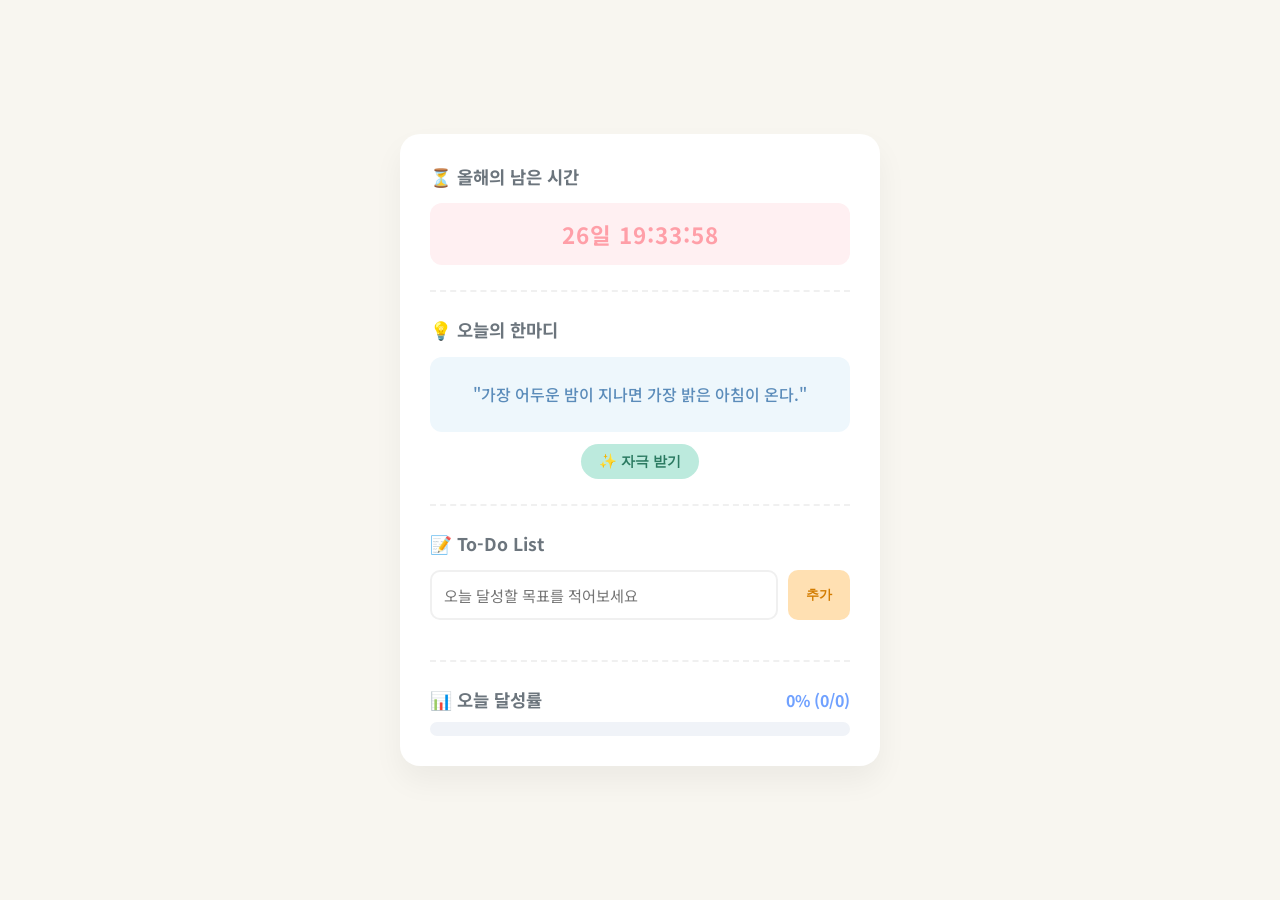
<file: sun01.html>
<!DOCTYPE html>
<html lang="ko">
<head>
    <meta charset="UTF-8">
    <meta name="viewport" content="width=device-width, initial-scale=1.0">
    <title>목표 달성 스터디 플래너</title>
    <style>
        @import url('https://fonts.googleapis.com/css2?family=Noto+Sans+KR:wght@300;400;500;700&display=swap');

        /* 전체 배경 및 폰트 설정 */
        body {
            font-family: 'Noto Sans KR', sans-serif;
            background-color: #f8f6f0; 
            display: flex;
            justify-content: center;
            align-items: center;
            min-height: 100vh;
            margin: 0;
            color: #4a4a4a;
        }

        /* 플래너 메인 컨테이너 */
        .planner-container {
            background-color: #ffffff;
            width: 90%;
            max-width: 420px;
            border-radius: 20px;
            box-shadow: 0 15px 30px rgba(0, 0, 0, 0.05);
            padding: 30px;
        }

        /* 각 섹션 구분 */
        .section {
            margin-bottom: 25px;
            padding-bottom: 25px;
            border-bottom: 2px dashed #f0f0f0;
        }
        .section:last-child {
            border-bottom: none;
            margin-bottom: 0;
            padding-bottom: 0;
        }

        h2, h3 {
            margin-top: 0;
            font-size: 1.1rem;
            color: #6c757d;
            font-weight: 700;
            display: flex;
            align-items: center;
            gap: 8px;
        }

        /* 1. 카운트다운 섹션 */
        #countdown-timer {
            font-size: 1.4rem;
            font-weight: 700;
            color: #ff9fa8; 
            text-align: center;
            background-color: #fff0f2;
            padding: 15px;
            border-radius: 12px;
            letter-spacing: 1px;
        }

        /* 2. 오늘의 한마디 섹션 */
        .quote-section {
            text-align: center;
        }
        #quote-text {
            background-color: #eef7fc;
            color: #5b8cba;
            padding: 15px 20px;
            border-radius: 12px;
            font-weight: 500;
            min-height: 45px;
            display: flex;
            align-items: center;
            justify-content: center;
            word-break: keep-all;
            line-height: 1.5;
        }
        #new-quote-btn {
            background-color: #bceadd; 
            color: #2b7a61;
            border: none;
            padding: 8px 18px;
            border-radius: 20px;
            cursor: pointer;
            font-weight: 700;
            font-size: 0.9rem;
            margin-top: 12px;
            transition: transform 0.1s, background-color 0.2s;
        }
        #new-quote-btn:hover {
            background-color: #a3decb;
            transform: translateY(-2px);
        }

        /* 3. 투두 리스트 섹션 */
        .todo-input-container {
            display: flex;
            gap: 10px;
            margin-bottom: 15px;
        }
        #todo-input {
            flex: 1;
            padding: 12px;
            border: 2px solid #f0f0f0;
            border-radius: 10px;
            font-size: 0.95rem;
            outline: none;
            transition: border-color 0.2s;
            font-family: inherit;
        }
        #todo-input:focus {
            border-color: #ffe0b2;
        }
        #add-todo-btn {
            background-color: #ffe0b2;
            color: #d37c00;
            border: none;
            padding: 0 18px;
            border-radius: 10px;
            cursor: pointer;
            font-weight: 700;
            transition: background-color 0.2s;
        }
        #add-todo-btn:hover {
            background-color: #ffd18c;
        }
        #todo-list {
            list-style: none;
            padding: 0;
            margin: 0;
            max-height: 200px;
            overflow-y: auto;
        }
        .todo-item {
            display: flex;
            align-items: center;
            background-color: #faf9f7;
            padding: 12px;
            border-radius: 10px;
            margin-bottom: 8px;
            transition: all 0.2s;
        }
        .todo-item:hover {
            background-color: #f2f0ec;
        }
        .todo-item input[type="checkbox"] {
            margin-right: 12px;
            width: 18px;
            height: 18px;
            cursor: pointer;
            accent-color: #ff9fa8;
        }
        .todo-text {
            flex: 1;
            font-size: 0.95rem;
            transition: color 0.2s, text-decoration 0.2s;
        }
        .todo-item.completed .todo-text {
            text-decoration: line-through;
            color: #adb5bd;
        }
        .delete-btn {
            background: none;
            border: none;
            color: #e9ecef;
            cursor: pointer;
            font-size: 1.2rem;
            padding: 0 5px;
            transition: color 0.2s;
        }
        .todo-item:hover .delete-btn {
            color: #ff8787;
        }

        /* 4. 달성률 그래프 섹션 (신규) */
        .progress-header {
            display: flex;
            justify-content: space-between;
            align-items: center;
            margin-bottom: 10px;
        }
        .progress-header h2 {
            margin-bottom: 0;
        }
        #progress-percent {
            font-weight: 700;
            color: #70a1ff;
            font-size: 1rem;
        }
        .progress-bar-container {
            width: 100%;
            height: 14px;
            background-color: #f0f3f8;
            border-radius: 10px;
            overflow: hidden;
        }
        .progress-bar {
            width: 0%;
            height: 100%;
            background-color: #a4c4b5;
            border-radius: 10px;
            transition: width 0.4s ease-in-out;
        }
        
        /* 스크롤바 디자인 */
        ::-webkit-scrollbar {
            width: 6px;
        }
        ::-webkit-scrollbar-thumb {
            background-color: #e9ecef;
            border-radius: 10px;
        }
    </style>
</head>
<body>

    <div class="planner-container">
        <div class="section countdown-section">
            <h2>⏳ 올해의 남은 시간</h2>
            <div id="countdown-timer">계산 중...</div>
        </div>

        <div class="section quote-section">
            <h2>💡 오늘의 한마디</h2>
            <div id="quote-text"></div>
            <button id="new-quote-btn">✨ 자극 받기</button>
        </div>

        <div class="section todo-section">
            <h2>📝 To-Do List</h2>
            <div class="todo-input-container">
                <input type="text" id="todo-input" placeholder="오늘 달성할 목표를 적어보세요">
                <button id="add-todo-btn">추가</button>
            </div>
            <ul id="todo-list"></ul>
        </div>

        <div class="section progress-section">
            <div class="progress-header">
                <h2>📊 오늘 달성률</h2>
                <span id="progress-percent">0% (0/0)</span>
            </div>
            <div class="progress-bar-container">
                <div id="progress-bar" class="progress-bar"></div>
            </div>
        </div>
    </div>

    <script>
        /* ================================
           1. 실시간 카운트다운 로직
           ================================ */
        function updateCountdown() {
            const now = new Date();
            const targetDate = new Date(now.getFullYear() + 1, 0, 1); 
            const diff = targetDate - now;

            if (diff <= 0) {
                document.getElementById('countdown-timer').innerText = "새해가 밝았습니다! 🎉";
                return;
            }

            const days = Math.floor(diff / (1000 * 60 * 60 * 24));
            const hours = Math.floor((diff / (1000 * 60 * 60)) % 24);
            const minutes = Math.floor((diff / 1000 / 60) % 60);
            const seconds = Math.floor((diff / 1000) % 60);

            const format = (num) => String(num).padStart(2, '0');

            document.getElementById('countdown-timer').innerText = 
                `${days}일 ${format(hours)}:${format(minutes)}:${format(seconds)}`;
        }
        
        setInterval(updateCountdown, 1000);
        updateCountdown();

        /* ================================
           2. 오늘의 한마디 로직
           ================================ */
        const quotes = [
            "시작이 반이다. 오늘 하루도 파이팅!",
            "지금 잠을 자면 꿈을 꾸지만, 지금 공부하면 꿈을 이룬다.",
            "노력은 결코 배신하지 않는다.",
            "미래는 현재 우리가 무엇을 하는가에 달려 있다.",
            "가장 어두운 밤이 지나면 가장 밝은 아침이 온다.",
            "작은 성취가 모여 위대한 성공을 만든다.",
            "포기하지 않는 한 실패는 없다.",
            "어제보다 나은 오늘을 만들자."
        ];
        
        const quoteText = document.getElementById('quote-text');
        const newQuoteBtn = document.getElementById('new-quote-btn');

        function changeQuote() {
            const randomIndex = Math.floor(Math.random() * quotes.length);
            quoteText.innerText = `"${quotes[randomIndex]}"`;
        }

        newQuoteBtn.addEventListener('click', changeQuote);
        changeQuote();

        /* ================================
           3. To-Do 리스트 및 달성률 계산 로직
           ================================ */
        const todoInput = document.getElementById('todo-input');
        const addTodoBtn = document.getElementById('add-todo-btn');
        const todoList = document.getElementById('todo-list');
        const progressBar = document.getElementById('progress-bar');
        const progressPercent = document.getElementById('progress-percent');

        // 달성률 실시간 업데이트 함수
        function updateProgress() {
            const items = todoList.querySelectorAll('.todo-item');
            const total = items.length;
            
            if (total === 0) {
                progressBar.style.width = '0%';
                progressPercent.innerText = '0% (0/0)';
                return;
            }

            const completed = todoList.querySelectorAll('.todo-item.completed').length;
            const percent = Math.round((completed / total) * 100);

            progressBar.style.width = `${percent}%`;
            progressPercent.innerText = `${percent}% (${completed}/${total})`;
        }

        function addTodo() {
            const text = todoInput.value.trim();
            if (text === '') {
                alert('할 일을 입력해 주세요!');
                return;
            }

            const li = document.createElement('li');
            li.className = 'todo-item';

            const checkbox = document.createElement('input');
            checkbox.type = 'checkbox';
            checkbox.addEventListener('change', function() {
                if (this.checked) {
                    li.classList.add('completed');
                } else {
                    li.classList.remove('completed');
                }
                updateProgress(); // 체크 상태 변경 시 달성률 반영
            });

            const span = document.createElement('span');
            span.className = 'todo-text';
            span.innerText = text;

            const deleteBtn = document.createElement('button');
            deleteBtn.className = 'delete-btn';
            deleteBtn.innerHTML = '×';
            deleteBtn.title = '삭제';
            deleteBtn.addEventListener('click', function() {
                li.style.opacity = '0';
                setTimeout(() => {
                    todoList.removeChild(li);
                    updateProgress(); // 삭제 시 달성률 반영
                }, 200);
            });

            li.appendChild(checkbox);
            li.appendChild(span);
            li.appendChild(deleteBtn);
            
            todoList.appendChild(li);
            todoInput.value = '';
            todoInput.focus();

            updateProgress(); // 항목 추가 시 달성률 반영
        }

        addTodoBtn.addEventListener('click', addTodo);
        todoInput.addEventListener('keypress', function(e) {
            if (e.key === 'Enter') {
                addTodo();
            }
        });
    </script>
</body>
</html>
</file>
